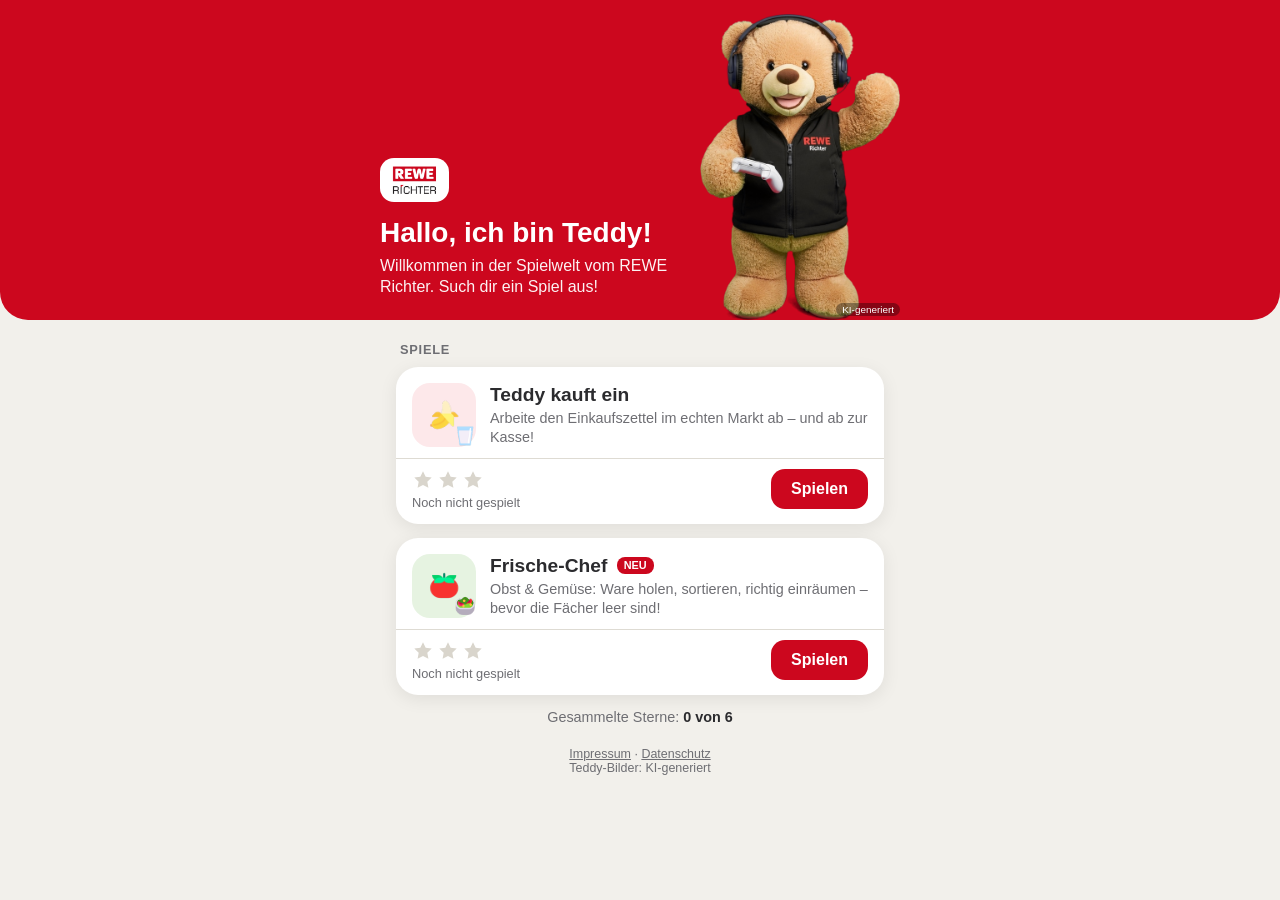
<file: index.html>
<!doctype html>
<html lang="de">
<head>
<meta charset="utf-8">
<meta name="viewport" content="width=device-width, initial-scale=1, maximum-scale=1, user-scalable=no, viewport-fit=cover">
<meta name="theme-color" content="#cc071e">
<title>REWE Richter Spielwelt</title>
<meta name="description" content="Die Spielwelt vom REWE Richter: Kauf mit Teddy ein oder werde Frische-Chef in der Obst- und Gemüseabteilung.">
<meta property="og:title" content="REWE Richter Spielwelt">
<meta property="og:description" content="Zwei Spiele mit Teddy Richter – direkt im Browser, auf dem Handy und am PC.">
<meta property="og:image" content="shared/img/teddy-gamer.png">
<link rel="icon" href="shared/img/icons/obst.png">
<link rel="stylesheet" href="shared/css/spielwelt.css">
<style>
  * { box-sizing: border-box; -webkit-tap-highlight-color: transparent; }
  html, body { margin: 0; min-height: 100%; background: var(--sw-bg); color: var(--sw-anthrazit);
    font-family: "Open Sans", "Segoe UI", Arial, sans-serif; touch-action: manipulation;
    -webkit-text-size-adjust: 100%; overscroll-behavior: none; }
  .top { background: var(--sw-red); color: #fff; padding: max(14px, env(safe-area-inset-top)) 16px 0;
    border-radius: 0 0 28px 28px; position: relative; overflow: hidden; }
  .top-inner { max-width: 520px; margin: 0 auto; display: flex; align-items: flex-end; gap: 6px; min-height: 190px; }
  .hello { flex: 1; padding-bottom: 22px; }
  .logo-pill { display: inline-block; background: #fff; border-radius: 14px; padding: 7px 12px; margin-bottom: 12px; }
  .logo-pill img { height: 30px; display: block; }
  .hello h1 { font-size: 1.75rem; line-height: 1.1; margin: 0 0 6px; font-weight: 700; }
  .hello p { margin: 0; font-size: 1rem; opacity: .95; line-height: 1.35; }
  .teddy { width: 42%; max-width: 200px; margin: 0; position: relative; align-self: flex-end; }
  .teddy img { width: 100%; display: block; }
  .teddy figcaption { position: absolute; right: 0; bottom: 4px; font-size: .62rem; background: rgba(0,0,0,.35);
    color: #fff; padding: 1px 6px; border-radius: 8px; }
  main { max-width: 520px; margin: 0 auto; padding: 18px 16px 8px; }
  .label { font-size: .8rem; font-weight: 700; letter-spacing: .06em; text-transform: uppercase; color: var(--sw-grey); margin: 4px 4px 10px; }
  .game { display: block; text-decoration: none; color: inherit; background: var(--sw-paper); border-radius: 22px;
    box-shadow: 0 4px 18px rgba(0,0,0,.08); margin-bottom: 14px; overflow: hidden; transition: transform .08s; }
  .game:active { transform: scale(.98); }
  .game-head { display: flex; align-items: center; gap: 14px; padding: 16px 16px 10px; }
  .game-icon { width: 64px; height: 64px; border-radius: 18px; flex: none; display: grid; place-items: center; position: relative; }
  .game-icon img { width: 44px; height: 44px; }
  .game-icon img + img { position: absolute; width: 30px; height: 30px; right: -4px; bottom: -4px; }
  .g1 .game-icon { background: #fde8ea; }
  .g2 .game-icon { background: #e6f3e1; }
  .game h2 { margin: 0; font-size: 1.2rem; line-height: 1.2; }
  .game .new { display: inline-block; font-size: .68rem; font-weight: 700; background: var(--sw-red); color: #fff;
    border-radius: 8px; padding: 2px 7px; vertical-align: 3px; margin-left: 4px; }
  .game p { margin: 3px 0 0; color: var(--sw-grey); font-size: .9rem; line-height: 1.35; }
  .game-foot { display: flex; align-items: center; justify-content: space-between; gap: 10px; padding: 10px 16px 14px;
    border-top: 1px solid var(--sw-line); }
  .best { font-size: .8rem; color: var(--sw-grey); }
  .play { background: var(--sw-red); color: #fff; font-weight: 700; border-radius: 14px; padding: 11px 20px; font-size: 1rem; }
  .total { text-align: center; margin: 8px 0 4px; font-size: .9rem; color: var(--sw-grey); }
  .total b { color: var(--sw-anthrazit); }
  footer { text-align: center; font-size: .78rem; color: var(--sw-grey); padding: 10px 16px max(20px, env(safe-area-inset-bottom)); }
  footer a { color: var(--sw-grey); }
</style>
</head>
<body>
<header class="top">
  <div class="top-inner">
    <div class="hello">
      <div class="logo-pill"><img src="shared/img/logo.png" alt="REWE Richter"></div>
      <h1>Hallo, ich bin Teddy!</h1>
      <p>Willkommen in der Spielwelt vom REWE Richter. Such dir ein Spiel aus!</p>
    </div>
    <figure class="teddy">
      <img src="shared/img/teddy-gamer.png" alt="Teddy Richter mit Headset und Controller winkt">
      <figcaption>KI-generiert</figcaption>
    </figure>
  </div>
</header>

<main>
  <div class="label">Spiele</div>

  <a class="game g1" href="einkauf/">
    <div class="game-head">
      <div class="game-icon"><img src="shared/img/icons/bananen.png" alt=""><img src="shared/img/icons/milch.png" alt=""></div>
      <div>
        <h2>Teddy kauft ein</h2>
        <p>Arbeite den Einkaufszettel im echten Markt ab – und ab zur Kasse!</p>
      </div>
    </div>
    <div class="game-foot">
      <div><div class="sw-stars" data-stars="einkauf"></div><div class="best" data-best="einkauf"></div></div>
      <span class="play">Spielen</span>
    </div>
  </a>

  <a class="game g2" href="frische-chef/">
    <div class="game-head">
      <div class="game-icon"><img src="shared/img/icons/tomaten.png" alt=""><img src="shared/img/icons/salate.png" alt=""></div>
      <div>
        <h2>Frische-Chef <span class="new">NEU</span></h2>
        <p>Obst &amp; Gemüse: Ware holen, sortieren, richtig einräumen – bevor die Fächer leer sind!</p>
      </div>
    </div>
    <div class="game-foot">
      <div><div class="sw-stars" data-stars="frische-chef"></div><div class="best" data-best="frische-chef"></div></div>
      <span class="play">Spielen</span>
    </div>
  </a>

  <p class="total" id="total"></p>
</main>

<footer>
  <a href="impressum.html">Impressum</a> · <a href="datenschutz.html">Datenschutz</a><br>
  Teddy-Bilder: KI-generiert
</footer>

<script type="module">
import * as fortschritt from './shared/js/fortschritt.js';
const STAR = '<svg class="sw-star{on}" viewBox="0 0 24 24" aria-hidden="true"><path d="M12 2.5l2.9 6 6.6.9-4.8 4.6 1.2 6.5L12 17.4 6.1 20.5l1.2-6.5L2.5 9.4l6.6-.9z"/></svg>';
const fmt = s => s >= 60 ? `${Math.floor(s / 60)}:${(s % 60).toFixed(1).padStart(4, '0')}` : `${s.toFixed(1)} s`;
let total = 0;
for (const id of ['einkauf', 'frische-chef']) {
  const s = fortschritt.spiel(id);
  total += s.sterne || 0;
  const box = document.querySelector(`[data-stars="${id}"]`);
  box.innerHTML = [1, 2, 3].map(i => STAR.replace('{on}', i <= (s.sterne || 0) ? ' on' : '')).join('');
  box.setAttribute('aria-label', `${s.sterne || 0} von 3 Sternen`);
  const best = document.querySelector(`[data-best="${id}"]`);
  if (id === 'einkauf' && s.best && typeof s.best === 'object') {
    const order = ['schwer', 'mittel', 'leicht'].filter(k => s.best[k] != null);
    if (order.length) best.textContent = `Bestzeit ${order[0][0].toUpperCase() + order[0].slice(1)}: ${fmt(s.best[order[0]])}`;
  } else if (typeof s.best === 'number') {
    best.textContent = `Rekord: ${s.best.toLocaleString('de-DE')} Punkte`;
  }
  if (!best.textContent) best.textContent = 'Noch nicht gespielt';
}
document.getElementById('total').innerHTML = `Gesammelte Sterne: <b>${total} von 6</b>`;
</script>
</body>
</html>
</file>
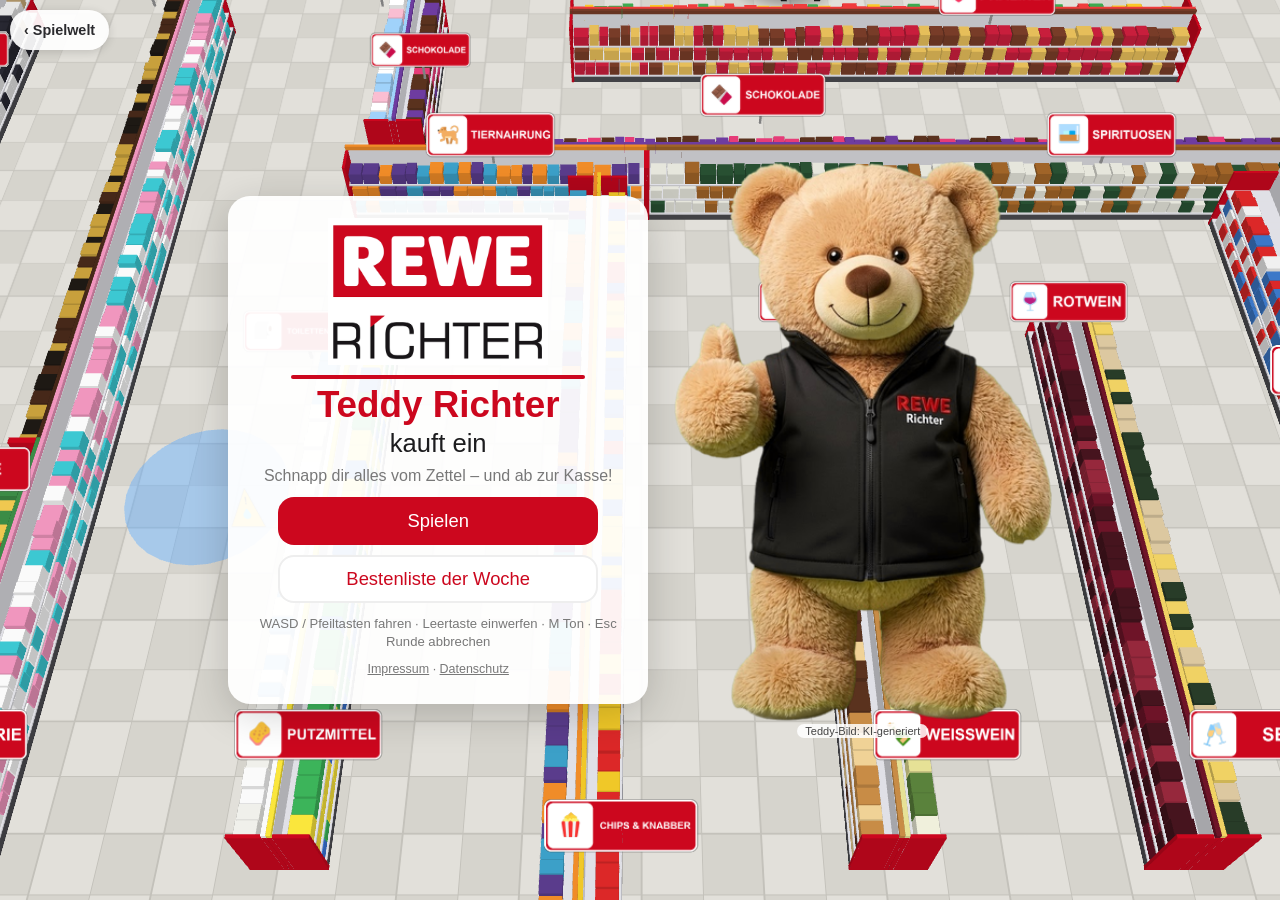
<file: einkauf/index.html>
<!doctype html>
<html lang="de">
<head>
<meta charset="utf-8">
<meta name="viewport" content="width=device-width, initial-scale=1, maximum-scale=1, user-scalable=no, viewport-fit=cover">
<meta name="theme-color" content="#cc071e">
<title>Teddy Richter kauft ein</title>
<meta name="description" content="Das Einkaufsspiel vom REWE Richter: Hilf Teddy, den Einkaufszettel abzuarbeiten – und ab zur Kasse!">
<meta property="og:title" content="Teddy Richter kauft ein">
<meta property="og:description" content="Das Einkaufsspiel vom REWE Richter. Wer ist diese Woche am schnellsten?">
<meta property="og:image" content="../shared/img/teddy-daumen.png">
<link rel="icon" href="../shared/img/icons/baecker.png">
<link rel="stylesheet" href="css/style.css">
<link rel="stylesheet" href="../shared/css/spielwelt.css">
<script type="importmap">
{ "imports": { "three": "../shared/js/vendor/three.module.min.js" } }
</script>
</head>
<body>
<div id="game"></div>

<!-- HUD im Spiel -->
<div id="hud" class="hidden">
  <div id="timer">00:00.0</div>
  <button id="btn-pause" class="hud-btn" aria-label="Runde abbrechen">✕</button>
  <button id="btn-mute" class="hud-btn" aria-label="Ton an/aus">🔊</button>
  <div id="list-panel"></div>
  <div id="banner" class="hidden"></div>
  <div id="prompt" class="hidden"></div>
</div>

<!-- Touch-Steuerung -->
<div id="touch" class="hidden">
  <div id="stick"><div id="stick-knob"></div></div>
  <button id="btn-throw"><img id="throw-icon" alt=""><span>Einwerfen</span></button>
</div>

<!-- Bildschirme -->
<div id="screen-loading" class="screen center">
  <div class="card small"><img src="../shared/img/logo.png" class="logo" alt="REWE Richter"><p id="loading-text">Markt wird aufgebaut …</p></div>
</div>

<div id="screen-menu" class="screen hidden">
  <a class="sw-back" href="../">‹ Spielwelt</a>
  <div class="menu-wrap">
    <div class="card menu-card">
      <img src="../shared/img/logo.png" class="logo" alt="REWE Richter">
      <div class="red-rule"></div>
      <h1>Teddy Richter</h1>
      <h2>kauft ein</h2>
      <p class="sub">Schnapp dir alles vom Zettel – und ab zur Kasse!</p>
      <button class="btn red" data-go="setup">Spielen</button>
      <button class="btn white" data-go="scores">Bestenliste der Woche</button>
      <p class="hint desktop-only">WASD / Pfeiltasten fahren · Leertaste einwerfen · M Ton · Esc Runde abbrechen</p>
      <p class="hint touch-only">Links lenken · rechts einwerfen</p>
      <p class="legal"><span id="impressum-wrap"><a id="link-impressum" target="_blank" rel="noopener">Impressum</a> · </span><a href="../datenschutz.html" target="_blank">Datenschutz</a></p>
    </div>
    <figure class="teddy-fig menu-teddy">
      <img src="../shared/img/teddy-daumen.png" alt="Teddy Richter zeigt Daumen hoch">
      <figcaption class="ki">Teddy-Bild: KI-generiert</figcaption>
    </figure>
  </div>
</div>

<div id="screen-setup" class="screen hidden center">
  <div class="card setup-card">
    <div class="setup-top">
      <figure class="teddy-fig setup-teddy">
        <img src="../shared/img/teddy-zeigt.png" alt="Teddy Richter">
        <figcaption class="ki">Teddy-Bild: KI-generiert</figcaption>
      </figure>
      <div>
        <p class="muted">Deine Spielfigur</p>
        <h1>Teddy Richter</h1>
        <p>Das Maskottchen vom REWE Richter schnappt sich heute selbst den Wagen.</p>
        <p>Hilf Teddy, den Einkaufszettel abzuarbeiten – und zwar flott!</p>
      </div>
    </div>
    <p class="muted center-text">Schwierigkeit</p>
    <div id="diff-buttons" class="row"></div>
    <div class="row">
      <button class="btn grey small-btn" data-go="menu">Zurück</button>
      <button class="btn red" id="btn-go">Los geht's!</button>
    </div>
    <p id="setup-error" class="error hidden"></p>
  </div>
</div>

<div id="screen-list" class="screen hidden center dim">
  <div class="list-layout">
    <div id="list-big"></div>
    <div class="list-info">
      <h1>Dein Einkaufszettel</h1>
      <p>Sammle alle Artikel ein und fahre dann so schnell wie möglich durch eine Kasse.</p>
      <p>Jeder fehlende, falsche oder doppelte Artikel kostet 10 Strafsekunden.</p>
      <p>Achte auf Durchsagen – Angebote bringen 5 Sekunden Bonus!</p>
      <button class="btn red" id="btn-start">Start!</button>
    </div>
  </div>
</div>

<div id="screen-countdown" class="screen hidden center nopointer"><div id="count"></div></div>

<div id="screen-pause" class="screen hidden center dim">
  <div class="card small">
    <h1>Runde abbrechen?</h1>
    <p class="muted">Die Uhr läuft weiter.</p>
    <button class="btn red" id="btn-resume">Weiterspielen</button>
    <button class="btn grey" id="btn-quit">Abbrechen, zum Hauptmenü</button>
    <a class="btn grey sw-btn" href="../">Zurück zur Spielwelt</a>
  </div>
</div>

<div id="screen-receipt" class="screen hidden dim">
  <div class="receipt-layout">
    <div id="receipt"></div>
    <div class="receipt-side">
      <h1>Geschafft!</h1>
      <p id="final-time" class="final"></p>
      <p id="check-state" class="muted-light"></p>
      <div id="name-box" class="hidden">
        <label for="name-input">Dein Name für die Bestenliste:</label>
        <input id="name-input" maxlength="14" autocomplete="off" autocapitalize="words" spellcheck="false" placeholder="Spitzname">
        <p id="name-error" class="error hidden"></p>
        <button class="btn red" id="btn-save">Eintragen</button>
      </div>
      <button class="btn grey" id="btn-skip">Ohne Eintrag weiter</button>
      <figure class="teddy-fig receipt-teddy">
        <img src="../shared/img/teddy-daumen.png" alt="">
        <figcaption class="ki">Teddy-Bild: KI-generiert</figcaption>
      </figure>
    </div>
  </div>
</div>

<div id="screen-scores" class="screen hidden center dim">
  <div class="card scores-card">
    <div class="scores-head">Bestenliste der Woche</div>
    <div id="score-tabs" class="row"></div>
    <div id="score-table"></div>
    <p id="week-info" class="muted center-text"></p>
    <div class="row">
      <button class="btn grey" data-go="menu">Hauptmenü</button>
      <button class="btn red" id="btn-again">Nochmal spielen</button>
    </div>
  </div>
</div>

<script type="module" src="js/main.js"></script>
</body>
</html>
</file>
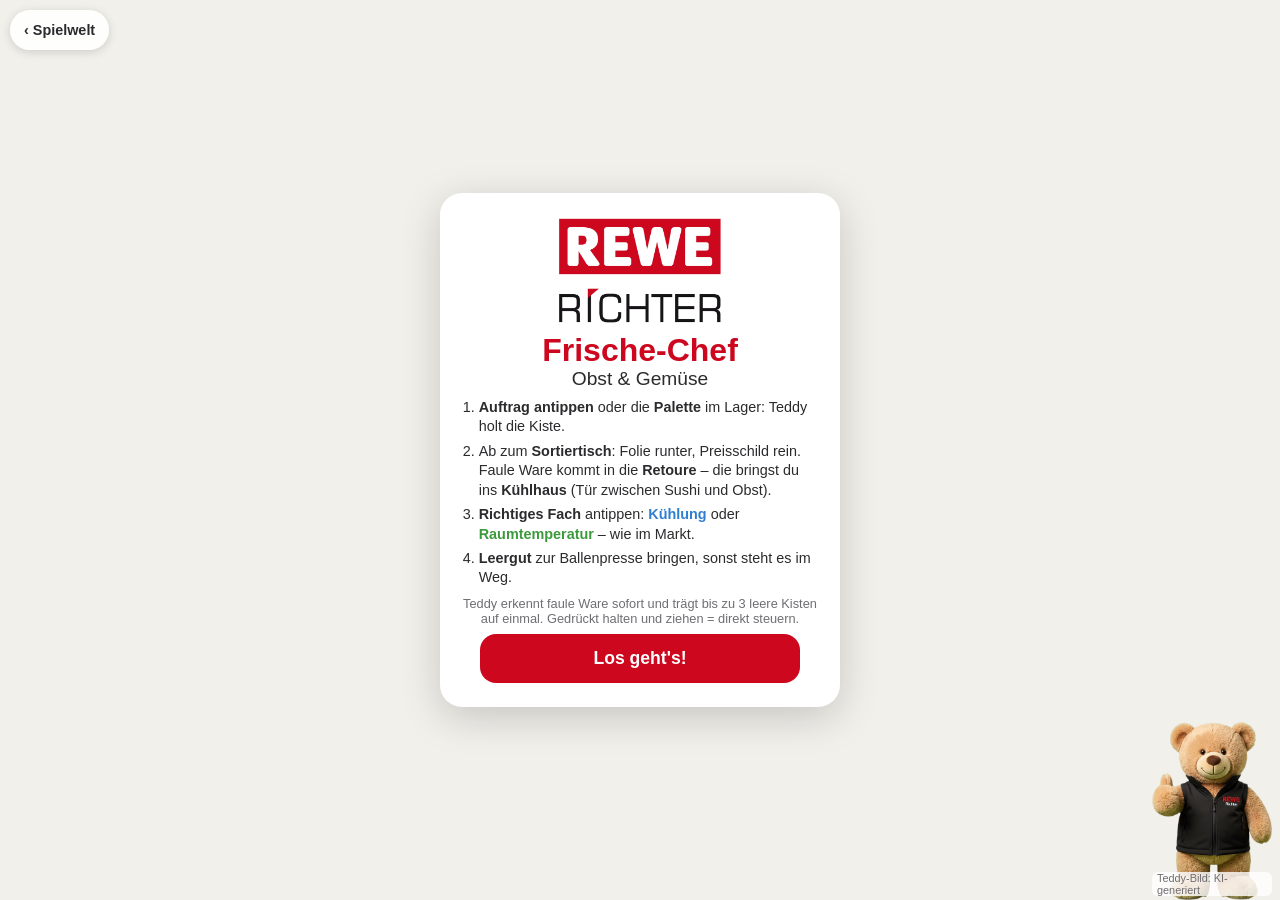
<file: frische-chef/index.html>
<!doctype html>
<html lang="de">
<head>
<meta charset="utf-8">
<meta name="viewport" content="width=device-width, initial-scale=1, maximum-scale=1, user-scalable=no, viewport-fit=cover">
<meta name="theme-color" content="#cc071e">
<meta name="mobile-web-app-capable" content="yes">
<meta name="apple-mobile-web-app-capable" content="yes">
<title>Frische-Chef: Obst &amp; Gemüse</title>
<meta name="description" content="Frische-Chef vom REWE Richter: Hol die Ware aus dem Lager, sortiere sie und räum sie richtig ein, bevor die Fächer leer sind.">
<meta property="og:title" content="Frische-Chef: Obst & Gemüse">
<meta property="og:image" content="../shared/img/teddy-daumen.png">
<link rel="icon" href="../shared/img/icons/tomaten.png">
<link rel="stylesheet" href="../shared/css/spielwelt.css">
<link rel="stylesheet" href="css/frische.css">
<script type="importmap">
{ "imports": { "three": "../shared/js/vendor/three.module.min.js" } }
</script>
</head>
<body>
<div id="app">
  <!-- Oben: Aufträge, Punkte, Combo, Zeit -->
  <header id="top">
    <div id="topline">
      <button id="btn-menu" class="mini" aria-label="Pause und Menü">II</button>
      <div id="score"><span id="pts">0</span><small>Punkte</small></div>
      <div id="combo" class="off">×1</div>
      <div id="clock">2:00</div>
      <button id="btn-ton" class="mini" aria-label="Ton an/aus">🔊</button>
    </div>
    <div id="orders"></div>
  </header>

  <!-- Mitte: Spielfeld -->
  <div id="field"><canvas id="cv"></canvas><canvas id="ov"></canvas><div id="toast" class="hidden"></div></div>

  <!-- Unten: Daumenleiste -->
  <footer id="bar">
    <button id="btn-switch" aria-label="Figur wechseln (Teddy / Azubi)">
      <span class="who" id="who-teddy"><i class="dot teddy"></i>Teddy<em id="hold-teddy"></em></span>
      <span class="swap">⇄</span>
      <span class="who" id="who-azubi"><i class="dot azubi"></i>Azubi<em id="hold-azubi"></em></span>
    </button>
    <button id="btn-dash" aria-label="Sprint"><svg viewBox="0 0 40 40"><circle id="dash-ring" cx="20" cy="20" r="17"/></svg><span>Sprint</span></button>
  </footer>
</div>

<!-- Start -->
<div id="s-start" class="screen">
  <a class="sw-back" href="../">‹ Spielwelt</a>
  <div class="card">
    <img src="../shared/img/logo.png" class="logo" alt="REWE Richter">
    <h1>Frische-Chef</h1>
    <h2>Obst &amp; Gemüse</h2>
    <ol class="how">
      <li><b>Auftrag antippen</b> oder die <b>Palette</b> im Lager: Teddy holt die Kiste.</li>
      <li>Ab zum <b>Sortiertisch</b>: Folie runter, Preisschild rein. Faule Ware kommt in die <b>Retoure</b> – die bringst du ins <b>Kühlhaus</b> (Tür zwischen Sushi und Obst).</li>
      <li><b>Richtiges Fach</b> antippen: <span class="k">Kühlung</span> oder <span class="r">Raumtemperatur</span> – wie im Markt.</li>
      <li><b>Leergut</b> zur Ballenpresse bringen, sonst steht es im Weg.</li>
    </ol>
    <p class="tip">Teddy erkennt faule Ware sofort und trägt bis zu 3 leere Kisten auf einmal. Gedrückt halten und ziehen = direkt steuern.</p>
    <button class="btn red" id="btn-go" disabled>Markt wird aufgebaut …</button>
    <p class="best" id="start-best"></p>
  </div>
  <figure class="teddy-fig"><img src="../shared/img/teddy-daumen.png" alt="Teddy Richter"><figcaption class="sw-ki">Teddy-Bild: KI-generiert</figcaption></figure>
</div>

<div id="s-count" class="screen clear hidden"><div id="count">3</div></div>

<!-- Pause -->
<div id="s-pause" class="screen dim hidden">
  <div class="card small">
    <h1>Pause</h1>
    <button class="btn red" id="btn-resume">Weiter</button>
    <button class="btn grey" id="btn-restart">Neu starten</button>
    <button class="btn grey" id="btn-musik">Musik: an</button>
    <a class="btn grey sw-btn" href="../">Zurück zur Spielwelt</a>
  </div>
</div>

<!-- Ergebnis -->
<div id="s-end" class="screen dim hidden">
  <div class="card">
    <h1 id="end-title">Feierabend!</h1>
    <div id="end-stars" class="sw-stars big"></div>
    <p id="end-points" class="final"></p>
    <p id="end-record" class="record hidden">Neuer Rekord!</p>
    <table id="end-stats"></table>
    <button class="btn red" id="btn-again">Nochmal spielen</button>
    <a class="btn grey sw-btn" href="../">Zurück zur Spielwelt</a>
  </div>
</div>

<script type="module" src="js/spiel.js"></script>
</body>
</html>
</file>
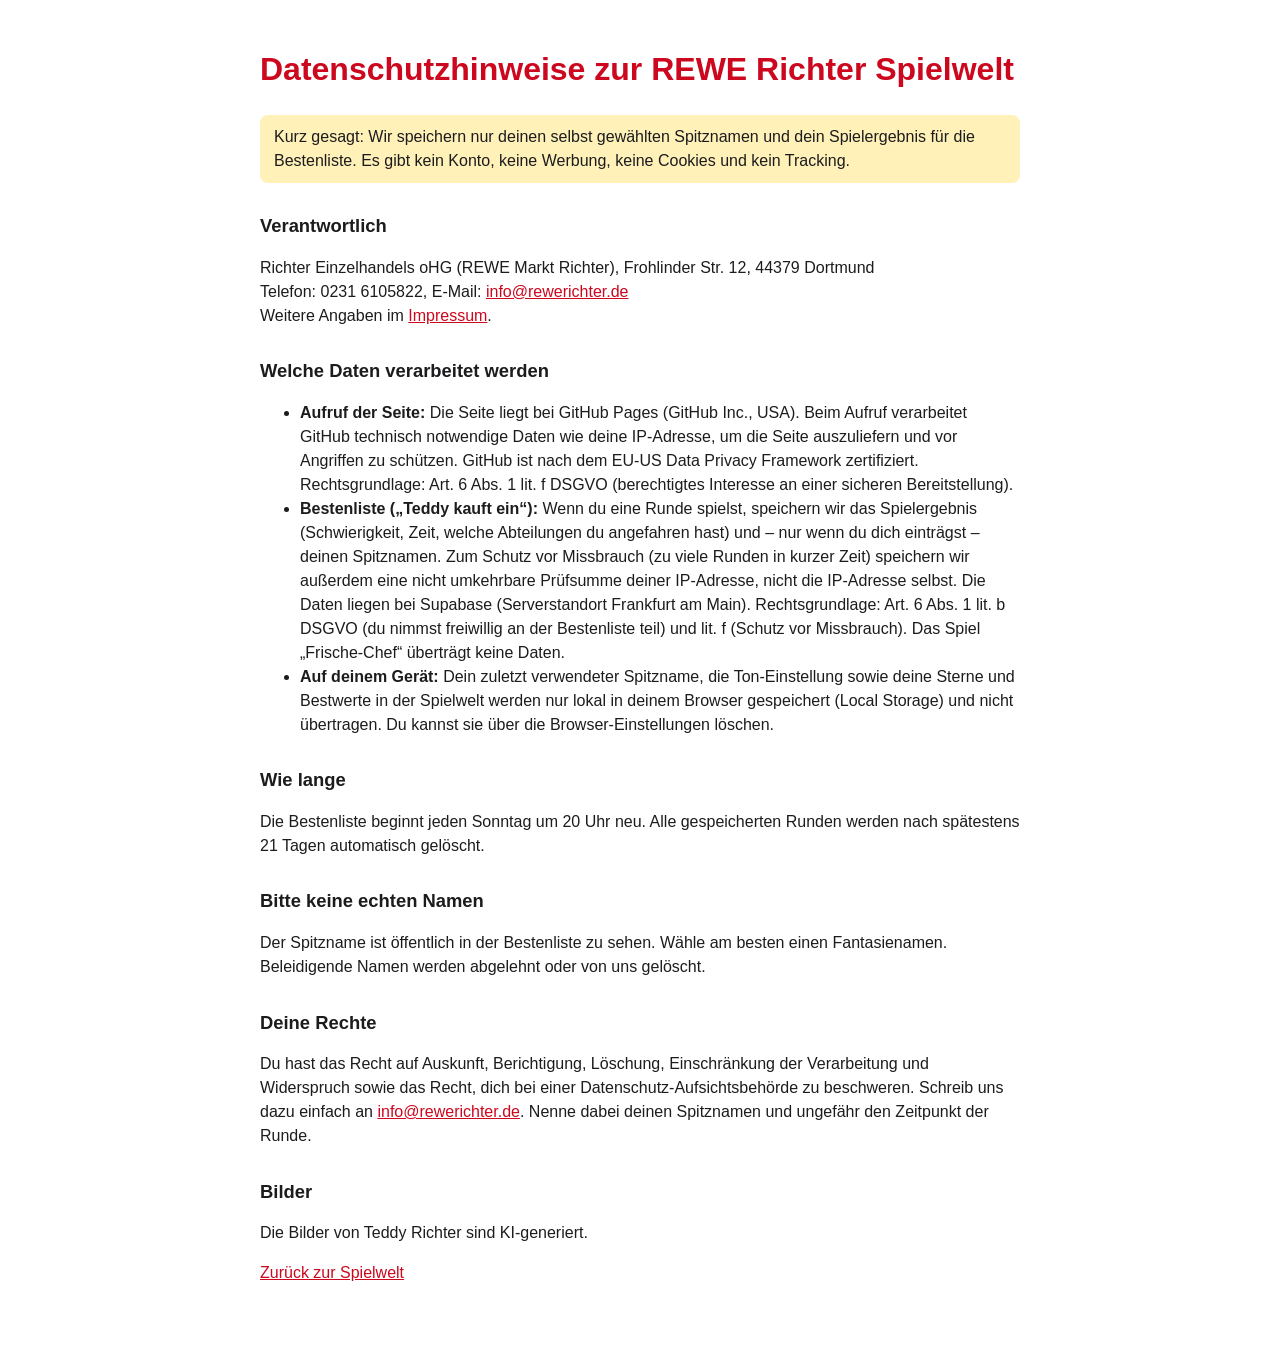
<file: datenschutz.html>
<!doctype html>
<html lang="de">
<head>
<meta charset="utf-8">
<meta name="viewport" content="width=device-width, initial-scale=1">
<title>Datenschutz – Teddy Richter kauft ein</title>
<style>
  body { font-family: "Segoe UI", Arial, sans-serif; max-width: 760px; margin: 0 auto; padding: 24px 16px 60px; line-height: 1.5; color: #1c1c1e; background: #fff; }
  h1 { color: #cc071e; }
  h2 { font-size: 1.15rem; margin-top: 1.6em; }
  .note { background: #fff1b8; padding: 10px 14px; border-radius: 8px; }
  a { color: #cc071e; }
</style>
</head>
<body>
<h1>Datenschutzhinweise zur REWE Richter Spielwelt</h1>
<p class="note">Kurz gesagt: Wir speichern nur deinen selbst gewählten Spitznamen und dein Spielergebnis für die
Bestenliste. Es gibt kein Konto, keine Werbung, keine Cookies und kein Tracking.</p>

<h2>Verantwortlich</h2>
<p>Richter Einzelhandels oHG (REWE Markt Richter), Frohlinder Str. 12, 44379 Dortmund<br>
Telefon: 0231 6105822, E-Mail: <a href="mailto:info@rewerichter.de">info@rewerichter.de</a><br>
Weitere Angaben im <a href="impressum.html">Impressum</a>.</p>

<h2>Welche Daten verarbeitet werden</h2>
<ul>
  <li><b>Aufruf der Seite:</b> Die Seite liegt bei GitHub Pages (GitHub Inc., USA). Beim Aufruf verarbeitet GitHub
    technisch notwendige Daten wie deine IP-Adresse, um die Seite auszuliefern und vor Angriffen zu schützen.
    GitHub ist nach dem EU-US Data Privacy Framework zertifiziert. Rechtsgrundlage: Art. 6 Abs. 1 lit. f DSGVO
    (berechtigtes Interesse an einer sicheren Bereitstellung).</li>
  <li><b>Bestenliste („Teddy kauft ein“):</b> Wenn du eine Runde spielst, speichern wir das Spielergebnis (Schwierigkeit, Zeit, welche
    Abteilungen du angefahren hast) und – nur wenn du dich einträgst – deinen Spitznamen. Zum Schutz vor Missbrauch
    (zu viele Runden in kurzer Zeit) speichern wir außerdem eine nicht umkehrbare Prüfsumme deiner IP-Adresse,
    nicht die IP-Adresse selbst. Die Daten liegen bei Supabase (Serverstandort Frankfurt am Main).
    Rechtsgrundlage: Art. 6 Abs. 1 lit. b DSGVO (du nimmst freiwillig an der Bestenliste teil) und lit. f
    (Schutz vor Missbrauch). Das Spiel „Frische-Chef“ überträgt keine Daten.</li>
  <li><b>Auf deinem Gerät:</b> Dein zuletzt verwendeter Spitzname, die Ton-Einstellung sowie deine Sterne und Bestwerte in der Spielwelt werden nur lokal in deinem
    Browser gespeichert (Local Storage) und nicht übertragen. Du kannst sie über die Browser-Einstellungen löschen.</li>
</ul>

<h2>Wie lange</h2>
<p>Die Bestenliste beginnt jeden Sonntag um 20 Uhr neu. Alle gespeicherten Runden werden nach spätestens 21 Tagen
automatisch gelöscht.</p>

<h2>Bitte keine echten Namen</h2>
<p>Der Spitzname ist öffentlich in der Bestenliste zu sehen. Wähle am besten einen Fantasienamen. Beleidigende Namen
werden abgelehnt oder von uns gelöscht.</p>

<h2>Deine Rechte</h2>
<p>Du hast das Recht auf Auskunft, Berichtigung, Löschung, Einschränkung der Verarbeitung und Widerspruch sowie das
Recht, dich bei einer Datenschutz-Aufsichtsbehörde zu beschweren. Schreib uns dazu einfach an <a href="mailto:info@rewerichter.de">info@rewerichter.de</a>.
Nenne dabei deinen Spitznamen und ungefähr den Zeitpunkt der Runde.</p>

<h2>Bilder</h2>
<p>Die Bilder von Teddy Richter sind KI-generiert.</p>

<p><a href="./">Zurück zur Spielwelt</a></p>
</body>
</html>
</file>
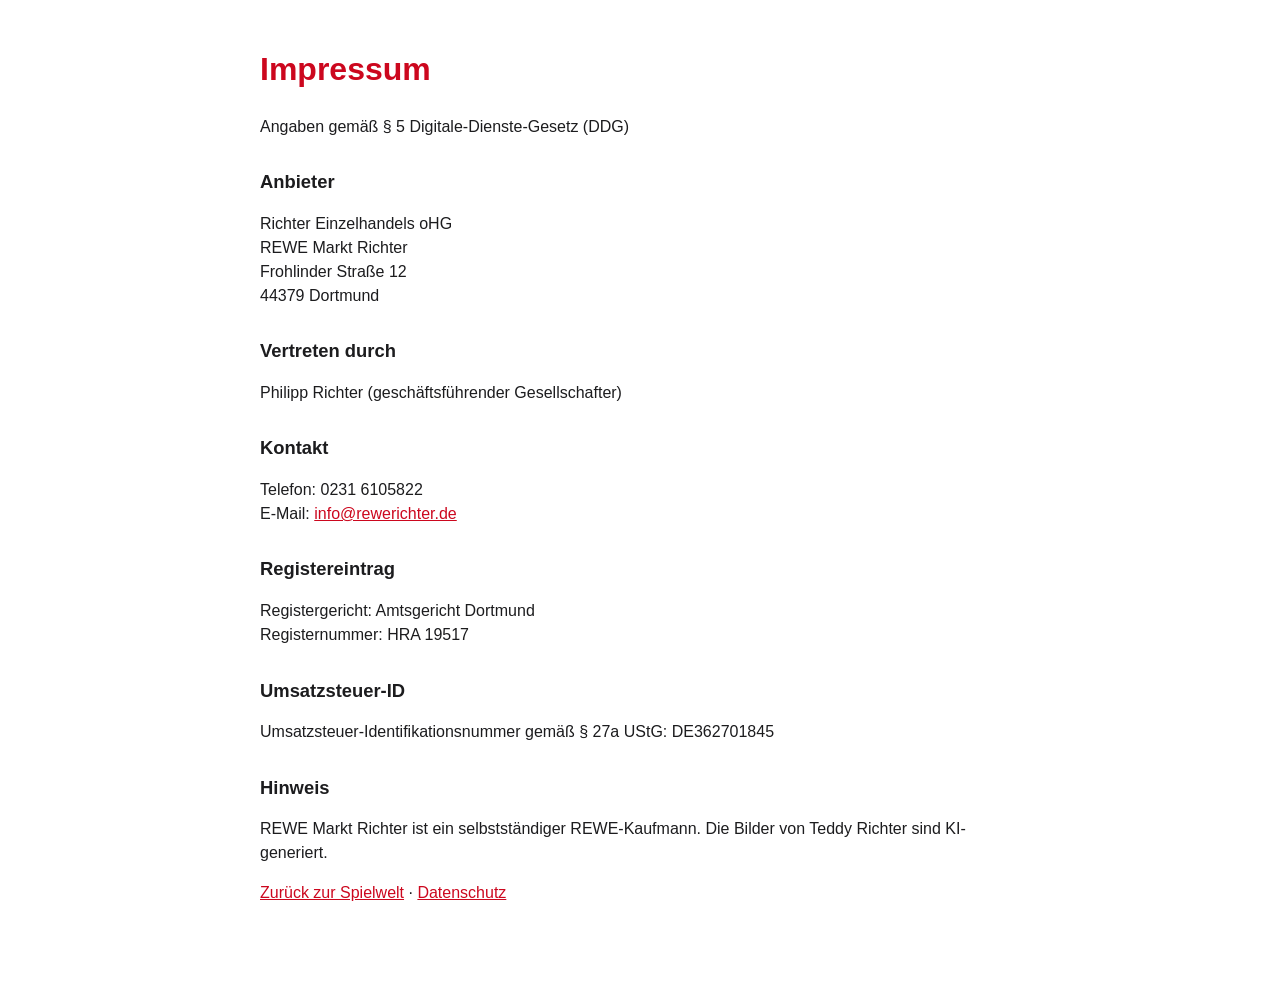
<file: impressum.html>
<!doctype html>
<html lang="de">
<head>
<meta charset="utf-8">
<meta name="viewport" content="width=device-width, initial-scale=1">
<title>Impressum – Teddy Richter kauft ein</title>
<style>
  body { font-family: "Segoe UI", Arial, sans-serif; max-width: 760px; margin: 0 auto; padding: 24px 16px 60px; line-height: 1.5; color: #1c1c1e; background: #fff; }
  h1 { color: #cc071e; }
  h2 { font-size: 1.15rem; margin-top: 1.6em; }
  a { color: #cc071e; }
</style>
</head>
<body>
<h1>Impressum</h1>
<p>Angaben gemäß § 5 Digitale-Dienste-Gesetz (DDG)</p>

<h2>Anbieter</h2>
<p>Richter Einzelhandels oHG<br>
REWE Markt Richter<br>
Frohlinder Straße 12<br>
44379 Dortmund</p>

<h2>Vertreten durch</h2>
<p>Philipp Richter (geschäftsführender Gesellschafter)</p>

<h2>Kontakt</h2>
<p>Telefon: 0231 6105822<br>
E-Mail: <a href="mailto:info@rewerichter.de">info@rewerichter.de</a></p>

<h2>Registereintrag</h2>
<p>Registergericht: Amtsgericht Dortmund<br>
Registernummer: HRA 19517</p>

<h2>Umsatzsteuer-ID</h2>
<p>Umsatzsteuer-Identifikationsnummer gemäß § 27a UStG: DE362701845</p>

<h2>Hinweis</h2>
<p>REWE Markt Richter ist ein selbstständiger REWE-Kaufmann. Die Bilder von Teddy Richter sind KI-generiert.</p>

<p><a href="./">Zurück zur Spielwelt</a> · <a href="datenschutz.html">Datenschutz</a></p>
</body>
</html>
</file>
<file: shared/css/spielwelt.css>
/* Gemeinsame Gestaltung der REWE Richter Spielwelt (Hub, Spiel 1, Frische-Chef). REWE-Rot / Weiß / Anthrazit. */
:root {
  --sw-red: #cc071e;
  --sw-red-dark: #a30418;
  --sw-anthrazit: #2b2b2e;
  --sw-paper: #ffffff;
  --sw-bg: #f2f0eb;
  --sw-grey: #6e6e73;
  --sw-line: #dedbd3;
  --sw-gold: #f5b400;
  --sw-green: #3c9a3c;
  --sw-blue: #2f7fd1;
}

/* Kleiner, gut erreichbarer Rückweg zur Spielwahl */
.sw-back {
  position: fixed; z-index: 40; left: max(10px, env(safe-area-inset-left)); top: max(10px, env(safe-area-inset-top));
  display: inline-flex; align-items: center; gap: 4px; min-height: 40px; padding: 0 14px;
  background: rgba(255, 255, 255, .92); color: var(--sw-anthrazit); border-radius: 20px;
  font: 600 .9rem/1 "Open Sans", "Segoe UI", Arial, sans-serif; text-decoration: none;
  box-shadow: 0 2px 10px rgba(0, 0, 0, .15);
}
.sw-back:active { transform: scale(.96); }
a.sw-btn { text-decoration: none; text-align: center; color: inherit; }

/* Sterne */
.sw-stars { display: inline-flex; gap: 3px; }
.sw-star { width: 22px; height: 22px; display: inline-block; }
.sw-star path { fill: #d9d5cc; }
.sw-star.on path { fill: var(--sw-gold); }

.sw-ki { font-size: .68rem; color: var(--sw-grey); }
</file>
<file: einkauf/css/style.css>
:root {
  --red: #cc071e;
  --red-dark: #a30418;
  --paper: #fcfaf4;
  --dark: #1c1c1e;
  --grey: #787878;
  --bg: #ebe9e4;
  --yellow: #ffe178;
}
* { box-sizing: border-box; -webkit-tap-highlight-color: transparent; }
html, body { margin: 0; height: 100%; overflow: hidden; background: var(--bg); color: var(--dark);
  font-family: "Open Sans", "Segoe UI", Arial, sans-serif; touch-action: none; user-select: none; -webkit-user-select: none; }
#game { position: fixed; inset: 0; }
#game canvas { display: block; width: 100%; height: 100%; }
.hidden { display: none !important; }

/* Bildschirme */
.screen { position: fixed; inset: 0; z-index: 10; overflow-y: auto; overflow-x: hidden; padding: 16px; padding-top: max(16px, env(safe-area-inset-top)); }
.screen.center { display: flex; align-items: center; justify-content: center; }
.screen.dim { background: rgba(0, 0, 0, .5); }
.nopointer { pointer-events: none; }
.card { background: rgba(255, 255, 255, .94); border-radius: 22px; padding: 22px 26px; box-shadow: 0 10px 40px rgba(0,0,0,.18); text-align: center; }
.card.small { max-width: 360px; width: 100%; }
.logo { width: 220px; max-width: 70%; display: block; margin: 0 auto; }
.red-rule { height: 4px; background: var(--red); margin: 10px auto 6px; width: 80%; border-radius: 2px; }
h1 { color: var(--red); font-weight: 600; font-size: 2.3rem; margin: .1em 0; line-height: 1.1; }
h2 { font-weight: 400; font-size: 1.6rem; margin: 0 0 .3em; }
p { margin: .4em 0; line-height: 1.35; }
.sub, .muted { color: var(--grey); }
.muted-light { color: #ddd; }
.center-text { text-align: center; }
.hint { color: var(--grey); font-size: .82rem; margin-top: 12px; }
.legal { font-size: .78rem; margin-top: 10px; color: var(--grey); }
.legal a { color: var(--grey); }
.error { color: var(--red); font-weight: 600; }

.btn { display: block; width: 100%; max-width: 320px; margin: 10px auto; padding: 13px 18px; font-size: 1.15rem;
  border: none; border-radius: 16px; cursor: pointer; font-family: inherit; transition: transform .08s, filter .15s; }
.btn:active { transform: scale(.97); }
.btn:hover { filter: brightness(1.06); }
.btn.red { background: var(--red); color: #fff; }
.btn.white { background: #fff; color: var(--red); box-shadow: inset 0 0 0 2px #eee; }
.btn.grey { background: #c4c4c4; color: #333; }
.btn.small-btn { max-width: 140px; }
.btn:disabled { opacity: .5; cursor: default; }
.row { display: flex; gap: 10px; justify-content: center; flex-wrap: wrap; }
.row .btn { margin: 6px 0; flex: 1 1 120px; }
.diff { background: #fff; color: #333; box-shadow: inset 0 0 0 2px #e4e4e4; }
.diff.on { background: var(--red); color: #fff; box-shadow: none; }

/* Hauptmenü */
.menu-wrap { min-height: 100%; display: flex; align-items: center; justify-content: center; gap: 2vw; }
.menu-card { width: 420px; max-width: 100%; }
.teddy-fig { margin: 0; text-align: center; }
.teddy-fig img { display: block; max-width: 100%; margin: 0 auto; }
.ki { display: inline-block; font-size: 11px; background: rgba(255,255,255,.85); color: #444; border-radius: 10px; padding: 1px 8px; margin-top: 2px; }
.menu-teddy img { height: min(78vh, 560px); animation: wobble 3s ease-in-out infinite; transform-origin: 50% 100%; }
@keyframes wobble { 0%, 100% { transform: rotate(-2deg); } 50% { transform: rotate(2deg); } }

/* Auswahl */
.setup-card { max-width: 680px; width: 100%; }
.setup-top { display: flex; gap: 18px; align-items: center; text-align: left; margin-bottom: 10px; }
.setup-teddy { background: #ffeca8; border-radius: 22px; padding: 10px; flex: 0 0 auto; }
.setup-teddy img { height: 210px; }

/* Zettel */
.list-layout { display: flex; gap: 28px; align-items: center; flex-wrap: wrap; justify-content: center; }
.list-info { max-width: 380px; color: #fff; }
.list-info h1 { color: #fff; }
.paper { background: var(--paper); border-radius: 6px; box-shadow: 0 6px 24px rgba(0,0,0,.25); min-width: 260px; overflow: hidden; }
.paper .head { background: var(--red); color: #fff; font-weight: 700; font-size: 1.4rem; text-align: center; padding: 10px; font-family: Arial, sans-serif; letter-spacing: .02em; }
.paper ul { list-style: none; margin: 0; padding: 8px 14px 4px; }
.paper li { display: flex; align-items: center; gap: 10px; padding: 4px 0; font-weight: 700; font-family: Arial, sans-serif; font-size: 1.12rem; }
.paper li img { width: 26px; height: 26px; }
.paper .box { width: 24px; height: 24px; border: 3px solid #222; border-radius: 2px; flex: 0 0 auto; position: relative; }
.paper li.done .box::after { content: ""; position: absolute; left: 3px; top: -8px; width: 10px; height: 20px; border: solid #1e963c; border-width: 0 5px 5px 0; transform: rotate(40deg); }
.paper li.done .name { text-decoration: line-through; color: #888; }
.paper li.wrong { color: var(--red); font-weight: 400; }
.paper .wrong-head { color: var(--red); font-weight: 700; font-size: .95rem; padding: 6px 0 0; }
.paper .count { margin-left: auto; color: var(--red); }
.paper .foot { text-align: right; color: var(--grey); font-weight: 700; padding: 0 12px 8px; font-family: Arial, sans-serif; }

/* HUD */
#hud { position: fixed; inset: 0; pointer-events: none; z-index: 5; }
#timer { position: absolute; left: 12px; top: max(12px, env(safe-area-inset-top)); background: rgba(255,255,255,.93); color: var(--red);
  font-size: 2.1rem; padding: 2px 18px; border-radius: 18px; font-variant-numeric: tabular-nums; }
.hud-btn { pointer-events: auto; position: absolute; top: max(12px, env(safe-area-inset-top)); width: 46px; height: 46px; border-radius: 14px;
  border: none; background: rgba(255,255,255,.93); font-size: 1.2rem; font-weight: 700; color: #333; cursor: pointer; }
#btn-pause { left: 200px; }
#btn-mute { left: 252px; }
#list-panel { position: absolute; right: 12px; top: max(12px, env(safe-area-inset-top)); transform-origin: top right; }
#list-panel .paper { min-width: 230px; }
#list-panel .paper li { font-size: 1rem; padding: 2px 0; }
#banner { position: absolute; left: 50%; top: 80px; transform: translateX(-50%); background: var(--red); color: #fff; padding: 8px 22px;
  border-radius: 22px; font-size: 1.1rem; font-weight: 600; text-align: center; max-width: 92vw; }
#prompt { position: absolute; left: 50%; bottom: 26px; transform: translateX(-50%); background: rgba(20,20,20,.8); color: #fff;
  padding: 8px 22px; border-radius: 22px; font-size: 1.2rem; white-space: nowrap; }

/* Touch */
#touch { position: fixed; inset: 0; z-index: 6; pointer-events: none; }
#stick { pointer-events: auto; position: absolute; left: 22px; bottom: max(26px, env(safe-area-inset-bottom)); width: 150px; height: 150px;
  border-radius: 50%; background: rgba(255,255,255,.35); border: 3px solid rgba(255,255,255,.7); touch-action: none; }
#stick-knob { position: absolute; left: 45px; top: 45px; width: 60px; height: 60px; border-radius: 50%; background: rgba(204,7,30,.85); box-shadow: 0 2px 8px rgba(0,0,0,.3); }
#btn-throw { pointer-events: auto; position: absolute; right: 22px; bottom: max(30px, env(safe-area-inset-bottom)); width: 120px; height: 120px;
  border-radius: 50%; border: 4px solid #fff; background: var(--red); color: #fff; font-weight: 700; font-size: .95rem; touch-action: none;
  display: flex; flex-direction: column; align-items: center; justify-content: center; gap: 2px; opacity: .55; }
#btn-throw.ready { opacity: 1; box-shadow: 0 0 0 6px rgba(255,225,120,.8); }
#btn-throw img { width: 44px; height: 44px; }
#btn-throw img:not([src]) { display: none; }
body.touch #prompt { bottom: auto; top: 128px; font-size: 1rem; }

/* Countdown */
#count { font-size: 9rem; color: var(--red); font-weight: 700; text-shadow: 0 4px 0 #fff, 0 0 30px rgba(255,255,255,.8); }
#count.pop { animation: pop .35s ease-out; }
@keyframes pop { from { transform: scale(1.5); } to { transform: scale(1); } }

/* Kassenbon */
.receipt-layout { min-height: 100%; display: flex; gap: 30px; align-items: center; justify-content: center; flex-wrap: wrap; }
#receipt { background: var(--paper); width: 360px; max-width: 100%; padding: 22px 20px 18px; font-family: Consolas, "Courier New", monospace;
  font-size: .98rem; position: relative; filter: drop-shadow(0 6px 20px rgba(0,0,0,.3));
  -webkit-mask: radial-gradient(circle at 8px 0, transparent 7px, #000 8px) 0 0 / 16px 51% repeat-x, radial-gradient(circle at 8px 100%, transparent 7px, #000 8px) 0 100% / 16px 51% repeat-x;
  mask: radial-gradient(circle at 8px 0, transparent 7px, #000 8px) 0 0 / 16px 51% repeat-x, radial-gradient(circle at 8px 100%, transparent 7px, #000 8px) 0 100% / 16px 51% repeat-x; }
#receipt .logo { width: 170px; }
#receipt .title { text-align: center; color: var(--grey); font-weight: 700; margin: 8px 0 10px; font-size: .9rem; }
#receipt hr { border: none; border-top: 2px dashed #aaa; margin: 8px 0; }
#receipt .line { display: flex; gap: 8px; align-items: baseline; padding: 2px 0; }
#receipt .line .sym { width: 18px; font-weight: 700; }
#receipt .line .amt { margin-left: auto; font-weight: 700; white-space: nowrap; }
#receipt .bad { color: var(--red); }
#receipt .good { color: #1e963c; }
#receipt .total { background: var(--red); color: #fff; display: flex; justify-content: space-between; padding: 10px 12px; font-size: 1.35rem; font-weight: 700; margin-top: 10px; }
.receipt-side { color: #fff; max-width: 360px; width: 100%; text-align: center; }
.receipt-side h1 { color: #fff; font-size: 2.6rem; }
.final { font-size: 1.8rem; color: var(--yellow); margin: 0 0 8px; }
.receipt-side label { display: block; margin: 10px 0 6px; }
#name-input { width: 100%; max-width: 320px; font-size: 1.3rem; padding: 10px 14px; border-radius: 14px; border: none; text-align: center; font-family: inherit; }
.receipt-teddy img { height: 190px; margin-top: 10px; }

/* Bestenliste */
.scores-card { max-width: 520px; width: 100%; padding: 0 0 16px; overflow: hidden; }
.scores-head { background: var(--red); color: #fff; font-weight: 700; font-size: 1.5rem; padding: 14px; font-family: Arial, sans-serif; }
.scores-card .row { padding: 6px 16px 0; }
#score-table { padding: 6px 16px; min-height: 120px; }
#score-table table { width: 100%; border-collapse: collapse; font-size: 1.08rem; }
#score-table td { padding: 6px 4px; border-bottom: 1px solid #eee; }
#score-table td.rank { width: 36px; font-weight: 700; text-align: left; }
#score-table td.name { text-align: left; font-weight: 600; }
#score-table td.ok { color: var(--grey); font-size: .9rem; }
#score-table td.time { text-align: right; font-weight: 700; font-variant-numeric: tabular-nums; }
#score-table tr.me { background: #fff1b8; }
#score-table .empty { color: var(--grey); padding: 30px 0; }

.touch-only { display: none; }
body.touch .touch-only { display: block; }
body.touch .desktop-only { display: none; }

/* Handy */
@media (max-width: 760px), (max-height: 520px) {
  h1 { font-size: 1.8rem; }
  .menu-wrap { flex-direction: column-reverse; gap: 0; }
  .menu-teddy img { height: 26vh; }
  .menu-card { padding: 16px; }
  .logo { width: 160px; }
  .setup-top { flex-direction: column; text-align: center; }
  .setup-teddy img { height: 150px; }
  #timer { font-size: 1.5rem; padding: 2px 12px; }
  #btn-pause { left: 12px; top: calc(max(12px, env(safe-area-inset-top)) + 50px); width: 40px; height: 40px; }
  #btn-mute { left: 58px; top: calc(max(12px, env(safe-area-inset-top)) + 50px); width: 40px; height: 40px; }
  #list-panel { transform: scale(.68); }
  /* Durchsage und Hinweis unten über der Steuerung, damit der Zettel oben frei bleibt */
  #banner { top: auto; bottom: calc(max(26px, env(safe-area-inset-bottom)) + 210px); font-size: .9rem; width: max-content; }
  body.touch #prompt { top: auto; bottom: calc(max(26px, env(safe-area-inset-bottom)) + 165px); }
  #receipt { width: 320px; font-size: .88rem; }
  .receipt-teddy { display: none; }
  .list-layout { gap: 12px; }
}
@media (max-height: 520px) and (orientation: landscape) {
  .menu-wrap { flex-direction: row; }
  .menu-teddy img { height: 70vh; }
  #list-panel { transform: scale(.6); }
  /* Querformat: Durchsage links neben dem Zettel, Hinweis unten zwischen Joystick und Knopf */
  #banner { left: 112px; right: 170px; bottom: auto; top: 12px; transform: none; width: auto; max-width: none; }
  body.touch #prompt { bottom: 20px; }
}
</file>
<file: frische-chef/css/frische.css>
* { box-sizing: border-box; -webkit-tap-highlight-color: transparent; }
html, body { margin: 0; height: 100%; overflow: hidden; background: #1f1f22; color: var(--sw-anthrazit);
  font-family: "Open Sans", "Segoe UI", Arial, sans-serif; touch-action: none; user-select: none; -webkit-user-select: none;
  -webkit-touch-callout: none; overscroll-behavior: none; -webkit-text-size-adjust: 100%; }
button { font-family: inherit; color: inherit; }
.hidden { display: none !important; }

/* 9:16-Rahmen: am Handy volle Fläche, am PC mittig */
#app { position: fixed; top: 0; bottom: 0; left: 50%; transform: translateX(-50%); width: min(100vw, 56.25dvh);
  display: flex; flex-direction: column; background: var(--sw-bg); }
@supports not (height: 1dvh) { #app { width: min(100vw, 56.25vh); } }

/* Oben ~15 % */
#top { flex: none; background: var(--sw-red); color: #fff; padding: max(6px, env(safe-area-inset-top)) 8px 6px; }
#topline { display: flex; align-items: center; gap: 8px; height: 36px; }
.mini { width: 36px; height: 36px; flex: none; border: none; border-radius: 12px; background: rgba(255,255,255,.18);
  color: #fff; font-weight: 800; font-size: .95rem; cursor: pointer; }
#score { display: flex; align-items: baseline; gap: 5px; font-weight: 800; font-size: 1.35rem; min-width: 0; }
#score small { font-size: .7rem; font-weight: 600; opacity: .85; }
#combo { font-weight: 800; background: #fff; color: var(--sw-red); border-radius: 10px; padding: 2px 8px; font-size: .95rem; transition: transform .15s; }
#combo.off { opacity: .45; }
#combo.pop { transform: scale(1.3); }
#clock { margin-left: auto; font-weight: 800; font-size: 1.35rem; font-variant-numeric: tabular-nums; }
#clock.ot { color: var(--sw-gold); animation: blink .6s infinite alternate; }
@keyframes blink { to { opacity: .55; } }

#orders { display: grid; grid-template-columns: repeat(4, 1fr); gap: 6px; margin-top: 6px; height: 74px; }
.order { position: relative; background: #fff; color: var(--sw-anthrazit); border-radius: 12px; border: none; padding: 4px 3px 9px;
  display: flex; flex-direction: column; align-items: center; justify-content: center; overflow: hidden; cursor: pointer;
  animation: drop .25s ease-out; }
@keyframes drop { from { transform: translateY(-20px); opacity: 0; } }
.order img { width: 34px; height: 34px; }
.order b { font-size: .62rem; line-height: 1.05; text-align: center; max-width: 100%; overflow: hidden; white-space: nowrap; text-overflow: ellipsis; }
.order .temp { position: absolute; top: 3px; right: 4px; font-size: .62rem; font-weight: 800; }
.order .temp.k { color: var(--sw-blue); }
.order .temp.r { color: var(--sw-green); }
.order .bar { position: absolute; left: 0; bottom: 0; height: 6px; background: var(--sw-green); transition: background .3s; }
.order.y .bar { background: var(--sw-gold); }
.order.r .bar { background: #e2231a; }
.order.r { animation: shake .4s infinite; }
@keyframes shake { 25% { transform: translateX(-1.5px); } 75% { transform: translateX(1.5px); } }
.order.target { outline: 3px solid var(--sw-gold); outline-offset: -3px; }
.order.gone { animation: out .35s forwards; }
@keyframes out { to { transform: scale(.6); opacity: 0; } }
.order.empty { background: rgba(255,255,255,.12); animation: none; cursor: default; }

/* Mitte ~70 % */
#field { position: relative; flex: 1; min-height: 0; }
#cv, #ov { position: absolute; inset: 0; width: 100%; height: 100%; display: block; }
#ov { pointer-events: none; }
.btn:disabled { opacity: .6; }
#toast { position: absolute; left: 50%; top: 10px; transform: translateX(-50%); background: rgba(28,28,30,.9); color: #fff;
  padding: 8px 14px; border-radius: 14px; font-weight: 700; font-size: .9rem; text-align: center; width: max-content; max-width: 92%;
  pointer-events: none; }
#toast.bad { background: rgba(204,7,30,.95); }
#toast.ot { background: var(--sw-gold); color: #222; font-size: 1.05rem; }

/* Unten ~15 % */
#bar { flex: none; display: flex; gap: 10px; padding: 10px 12px max(12px, env(safe-area-inset-bottom)); background: var(--sw-anthrazit); }
#btn-switch { flex: 1; min-height: 74px; border: none; border-radius: 20px; background: #3c3c40; display: flex; align-items: center;
  justify-content: space-around; padding: 6px; cursor: pointer; color: #fff; }
#btn-switch:active, #btn-dash:active { transform: scale(.97); }
.who { flex: 1; display: flex; flex-direction: column; align-items: center; gap: 2px; padding: 6px 4px; border-radius: 14px;
  font-weight: 700; font-size: .95rem; opacity: .55; transition: background .15s, opacity .15s; }
.who.on { background: #fff; color: var(--sw-anthrazit); opacity: 1; }
.who em { font-style: normal; font-size: .68rem; font-weight: 600; min-height: 1em; opacity: .8; }
.who .dot { width: 14px; height: 14px; border-radius: 50%; display: inline-block; }
.dot.teddy { background: #a8693a; box-shadow: inset 0 -4px 0 #222; }
.dot.azubi { background: var(--sw-red); }
.swap { font-size: 1.3rem; opacity: .6; padding: 0 2px; }
#btn-dash { width: 92px; flex: none; border: none; border-radius: 20px; background: var(--sw-gold); position: relative; cursor: pointer;
  display: flex; flex-direction: column; align-items: center; justify-content: center; font-weight: 800; font-size: .85rem; color: #222; }
#btn-dash svg { width: 38px; height: 38px; transform: rotate(-90deg); }
#btn-dash circle { fill: none; stroke: #222; stroke-width: 4; stroke-dasharray: 107; stroke-dashoffset: 0; stroke-linecap: round; }
#btn-dash.cool { background: #8a8a8f; }

/* Bildschirme */
.screen { position: fixed; inset: 0; z-index: 20; display: flex; align-items: center; justify-content: center; padding: 16px;
  overflow-y: auto; background: var(--sw-bg); }
.screen.dim { background: rgba(0,0,0,.55); }
.screen.clear { background: transparent; pointer-events: none; }
.card { position: relative; z-index: 1; background: #fff; border-radius: 22px; padding: 20px 20px 16px; max-width: 400px; width: 100%;
  box-shadow: 0 10px 40px rgba(0,0,0,.18); text-align: center; }
.card.small { max-width: 320px; }
.logo { width: 170px; display: block; margin: 0 auto 6px; }
h1 { color: var(--sw-red); margin: .1em 0 0; font-size: 2rem; line-height: 1.1; }
h2 { margin: 0 0 .4em; font-weight: 500; font-size: 1.2rem; }
.how { text-align: left; padding-left: 1.3em; margin: 8px 0; font-size: .9rem; line-height: 1.35; }
.how li { margin-bottom: 5px; }
.how .k { color: var(--sw-blue); font-weight: 700; }
.how .r { color: var(--sw-green); font-weight: 700; }
.tip { font-size: .8rem; color: var(--sw-grey); margin: 4px 0 8px; }
.best { font-size: .82rem; color: var(--sw-grey); margin: 4px 0 0; }
.btn { display: block; width: 100%; max-width: 320px; margin: 8px auto; padding: 14px 18px; font-size: 1.1rem; font-weight: 700; border: none;
  border-radius: 16px; cursor: pointer; }
.btn.red { background: var(--sw-red); color: #fff; }
.btn.grey { background: #e9e7e2; color: var(--sw-anthrazit); }
.btn:active { transform: scale(.97); }
.teddy-fig { position: fixed; right: 8px; bottom: 0; width: 120px; margin: 0; z-index: 0; pointer-events: none; }
.teddy-fig img { width: 100%; display: block; }
.teddy-fig figcaption { position: absolute; bottom: 4px; right: 0; background: rgba(255,255,255,.8); padding: 0 5px; border-radius: 6px; }
@media (max-height: 760px) { .teddy-fig { display: none; } }
#count { font-size: 7rem; font-weight: 900; color: var(--sw-red); text-shadow: 0 4px 0 #fff, 0 8px 30px rgba(0,0,0,.3); }
.sw-stars.big { justify-content: center; margin: 6px 0; }
.sw-stars.big .sw-star { width: 54px; height: 54px; }
.sw-star.on { animation: starpop .45s both; }
@keyframes starpop { from { transform: scale(0) rotate(-40deg); } 70% { transform: scale(1.25); } }
.final { font-size: 1.5rem; font-weight: 800; margin: 4px 0; }
.record { color: var(--sw-red); font-weight: 800; margin: 0 0 4px; }
#end-stats { width: 100%; font-size: .88rem; margin: 6px 0 8px; border-collapse: collapse; }
#end-stats td { padding: 3px 4px; border-bottom: 1px solid var(--sw-line); text-align: left; }
#end-stats td + td { text-align: right; font-weight: 700; }

/* Nur Teddy spielbar: Leiste zeigt Teddys Status statt Figurenwechsel */
.solo #who-azubi, .solo .swap { display: none; }
.solo #btn-switch { cursor: default; }
.solo #btn-switch:active { transform: none; }
.solo .who.on { flex-direction: row; justify-content: center; gap: 10px; font-size: 1.05rem; }
.solo .who em { font-size: .8rem; }
</file>
